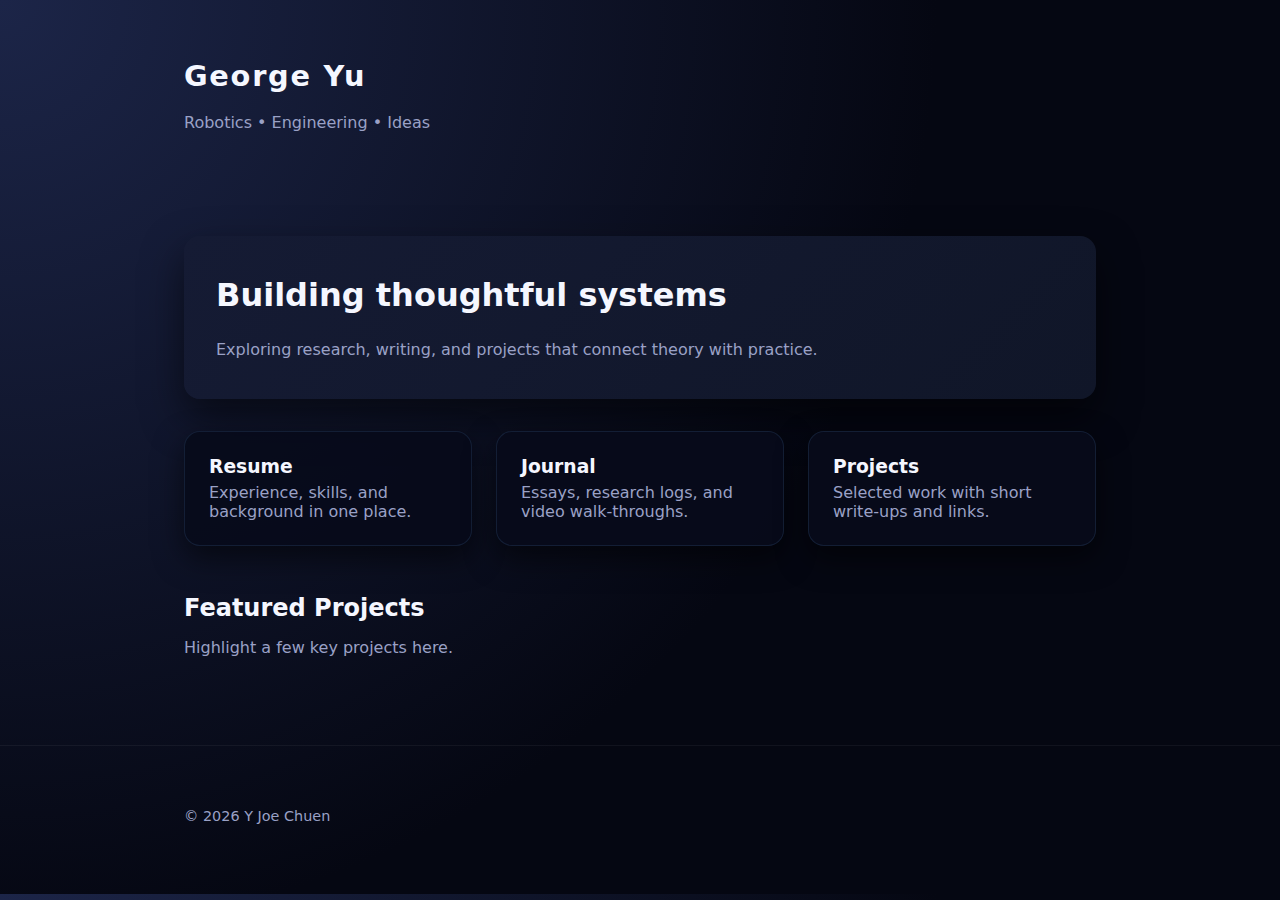
<file: index.html>
<!DOCTYPE html>
<html lang="en">
<head>
  <meta charset="UTF-8" />
  <title>George Yu | Portfolio</title>
  <meta name="viewport" content="width=device-width, initial-scale=1" />
  <link rel="stylesheet" href="assets/css/main.css" />
</head>
<body>
  <header class="site-header">
    <div class="container">
      <h1 class="site-title">George Yu</h1>
      <p class="site-tagline">Robotics • Engineering • Ideas</p>
    </div>
  </header>

  <main class="container">
    <section class="hero">
      <div class="hero-text">
        <h2>Building thoughtful systems</h2>
        <p>
          Exploring research, writing, and projects that connect theory with practice.
        </p>
      </div>
    </section>

    <section class="grid-links">
      <a href="resume.html" class="grid-card">
        <h3>Resume</h3>
        <p>Experience, skills, and background in one place.</p>
      </a>
      <a href="journal.html" class="grid-card">
        <h3>Journal</h3>
        <p>Essays, research logs, and video walk-throughs.</p>
      </a>
      <a href="#projects" class="grid-card">
        <h3>Projects</h3>
        <p>Selected work with short write-ups and links.</p>
      </a>
    </section>

    <section id="projects" class="projects-preview">
      <h2>Featured Projects</h2>
      <p>Highlight a few key projects here.</p>
    </section>
  </main>

  <footer class="site-footer">
    <div class="container">
      <p>&copy; <span id="year"></span> Y Joe Chuen</p>
    </div>
  </footer>

  <script src="assets/js/main.js"></script>
</body>
</html>
</file>
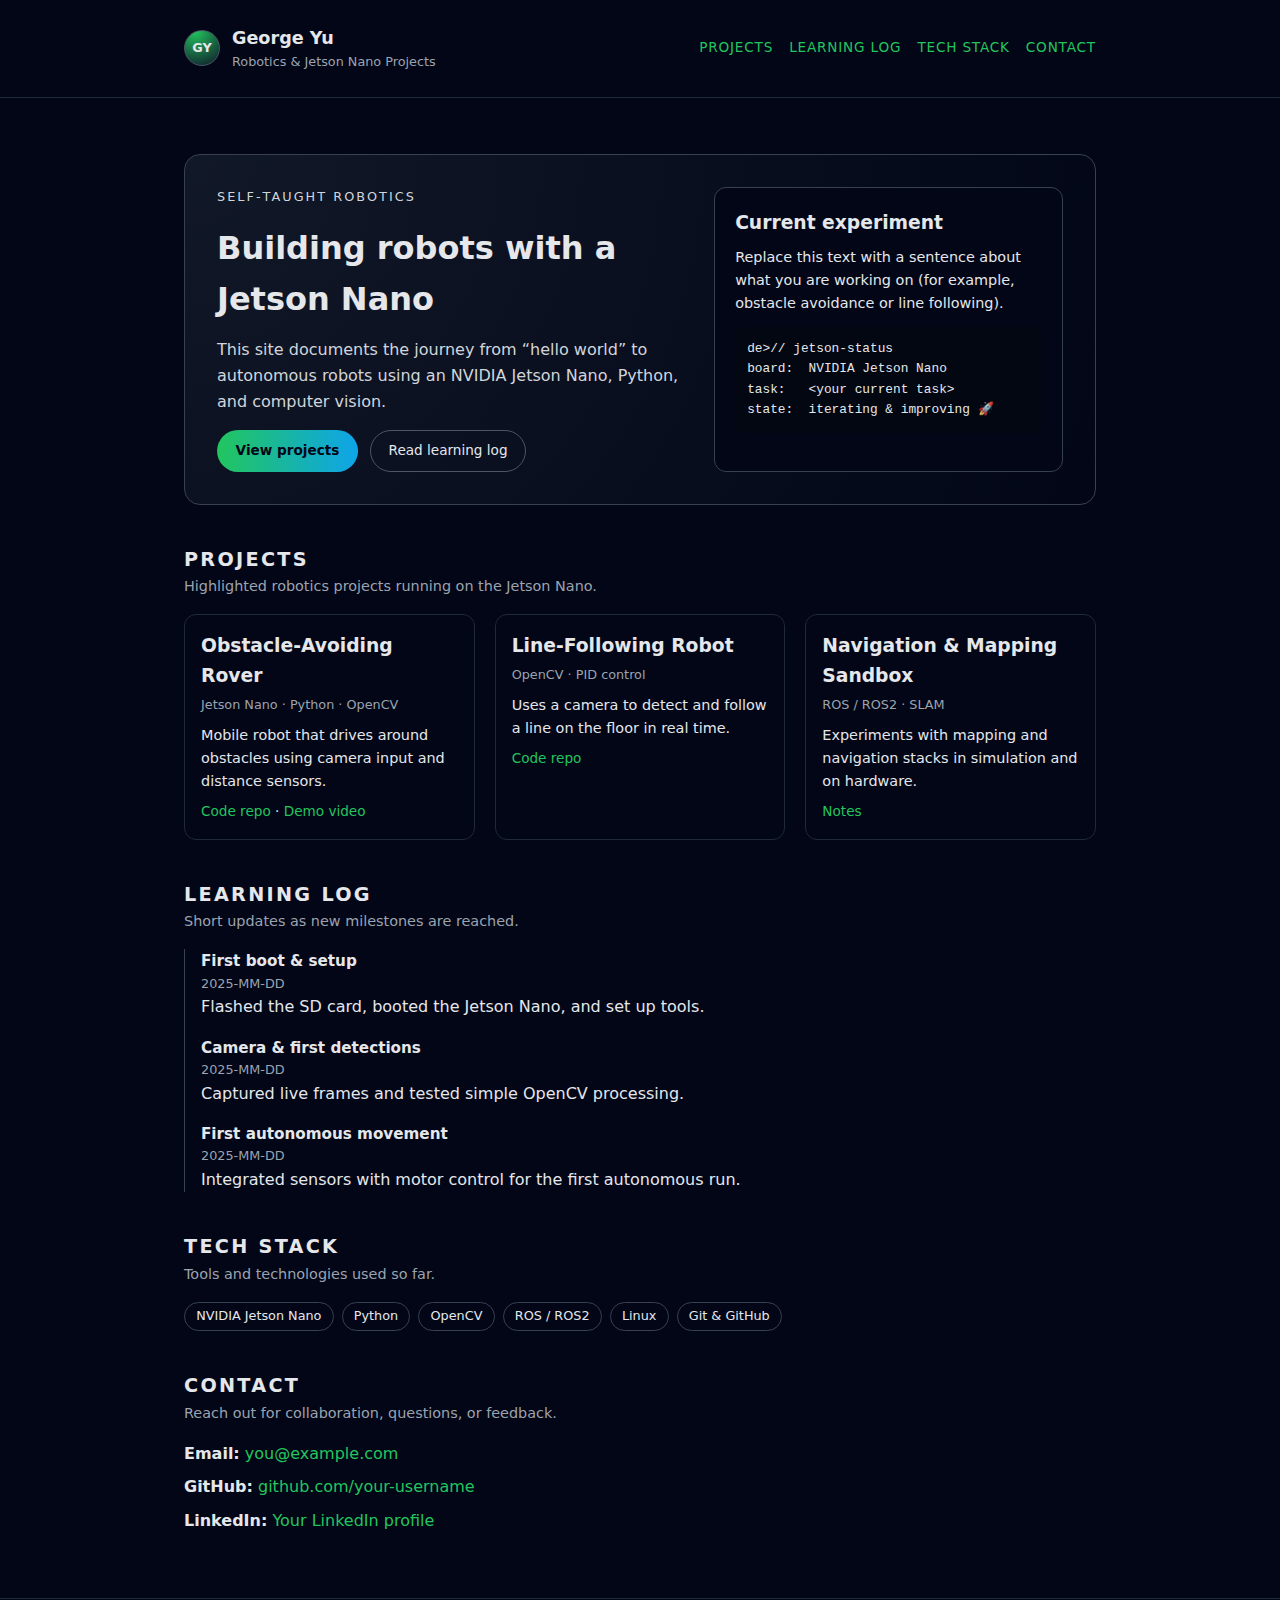
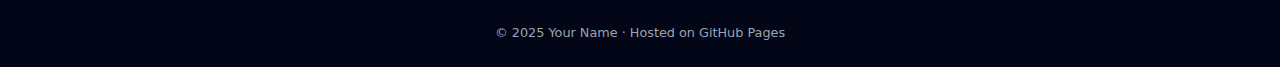
<file: docs/index.html>
<!DOCTYPE html>
<html lang="en">
<head>
  <meta charset="UTF-8" />
  <title>George Yu | Robotics Portfolio</title>
  <meta name="viewport" content="width=device-width, initial-scale=1" />
  <link rel="stylesheet" href="style.css" />
</head>
<body>
  <header class="site-header">
    <div class="container header-inner">
      <div class="brand">
        <div class="brand-logo">GY</div>
        <div>
          <h1>George Yu</h1>
          <p>Robotics &amp; Jetson Nano Projects</p>
        </div>
      </div>
      <nav class="nav">
        <a href="#projects">Projects</a>
        <a href="#log">Learning log</a>
        <a href="#stack">Tech stack</a>
        <a href="#contact">Contact</a>
      </nav>
    </div>
  </header>

  <main class="container">
    <section class="hero">
      <div class="hero-text">
        <p class="eyebrow">Self‑taught robotics</p>
        <h2>Building robots with a Jetson Nano</h2>
        <p>
          This site documents the journey from “hello world” to autonomous robots
          using an NVIDIA Jetson Nano, Python, and computer vision.
        </p>
        <div class="hero-actions">
          <a class="btn primary" href="#projects">View projects</a>
          <a class="btn outline" href="#log">Read learning log</a>
        </div>
      </div>
      <div class="hero-card">
        <h3>Current experiment</h3>
        <p>
          Replace this text with a sentence about what you are working on
          (for example, obstacle avoidance or line following).
        </p>
        <pre>de>// jetson-status
board:  NVIDIA Jetson Nano
task:   &lt;your current task&gt;
state:  iterating & improving 🚀</code></pre>
      </div>
    </section>

    <section id="projects">
      <header class="section-header">
        <h2>Projects</h2>
        <p>Highlighted robotics projects running on the Jetson Nano.</p>
      </header>

      <div class="grid">
        <article class="card">
          <h3>Obstacle‑Avoiding Rover</h3>
          <p class="meta">Jetson Nano · Python · OpenCV</p>
          <p>
            Mobile robot that drives around obstacles using camera input and
            distance sensors.
          </p>
          <p class="links">
            <a href="#" target="_blank" rel="noreferrer">Code repo</a>
            ·
            <a href="#" target="_blank" rel="noreferrer">Demo video</a>
          </p>
        </article>

        <article class="card">
          <h3>Line‑Following Robot</h3>
          <p class="meta">OpenCV · PID control</p>
          <p>
            Uses a camera to detect and follow a line on the floor in real time.
          </p>
          <p class="links">
            <a href="#" target="_blank" rel="noreferrer">Code repo</a>
          </p>
        </article>

        <article class="card">
          <h3>Navigation &amp; Mapping Sandbox</h3>
          <p class="meta">ROS / ROS2 · SLAM</p>
          <p>
            Experiments with mapping and navigation stacks in simulation and on
            hardware.
          </p>
          <p class="links">
            <a href="#" target="_blank" rel="noreferrer">Notes</a>
          </p>
        </article>
      </div>
    </section>

    <section id="log">
      <header class="section-header">
        <h2>Learning log</h2>
        <p>Short updates as new milestones are reached.</p>
      </header>

      <ul class="timeline">
        <li>
          <h3>First boot &amp; setup</h3>
          <p class="meta">2025‑MM‑DD</p>
          <p>Flashed the SD card, booted the Jetson Nano, and set up tools.</p>
        </li>
        <li>
          <h3>Camera &amp; first detections</h3>
          <p class="meta">2025‑MM‑DD</p>
          <p>Captured live frames and tested simple OpenCV processing.</p>
        </li>
        <li>
          <h3>First autonomous movement</h3>
          <p class="meta">2025‑MM‑DD</p>
          <p>Integrated sensors with motor control for the first autonomous run.</p>
        </li>
      </ul>
    </section>

    <section id="stack">
      <header class="section-header">
        <h2>Tech stack</h2>
        <p>Tools and technologies used so far.</p>
      </header>

      <ul class="tag-list">
        <li>NVIDIA Jetson Nano</li>
        <li>Python</li>
        <li>OpenCV</li>
        <li>ROS / ROS2</li>
        <li>Linux</li>
        <li>Git &amp; GitHub</li>
      </ul>
    </section>

    <section id="contact">
      <header class="section-header">
        <h2>Contact</h2>
        <p>Reach out for collaboration, questions, or feedback.</p>
      </header>

      <div class="contact">
        <p><strong>Email:</strong> <a href="mailto:you@example.com">you@example.com</a></p>
        <p><strong>GitHub:</strong> <a href="https://github.com/your-username" target="_blank" rel="noreferrer">github.com/your-username</a></p>
        <p><strong>LinkedIn:</strong> <a href="#" target="_blank" rel="noreferrer">Your LinkedIn profile</a></p>
      </div>
    </section>
  </main>

  <footer class="site-footer">
    <p>© 2025 Your Name · Hosted on GitHub Pages</p>
  </footer>
</body>
</html>
</file>
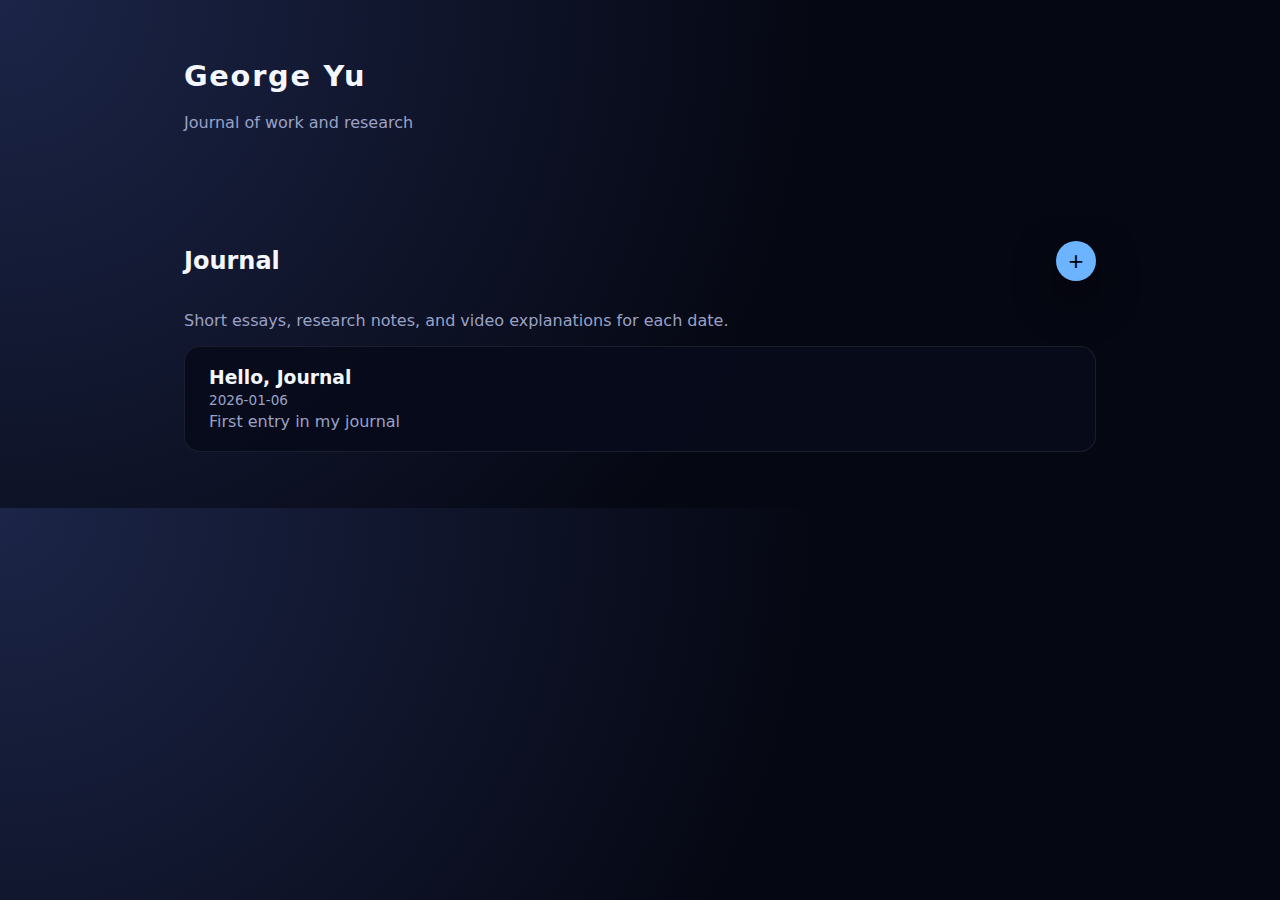
<file: journal.html>
<!DOCTYPE html>
<html lang="en">
<head>
  <meta charset="UTF-8" />
  <title>Journal | George Yu</title>
  <meta name="viewport" content="width=device-width, initial-scale=1" />
  <link rel="stylesheet" href="assets/css/main.css" />
</head>
<body>
  <header class="site-header">
    <div class="container">
      <a href="index.html" style="text-decoration:none;color:inherit;">
        <h1 class="site-title">George Yu</h1>
      </a>
      <p class="site-tagline">Journal of work and research</p>
    </div>
  </header>

  <main class="container">
    <div class="journal-header">
      <h2>Journal</h2>
      <button class="journal-add-btn" id="journal-add-btn" title="New entry">+</button>
    </div>
    <p style="color: var(--muted);">
      Short essays, research notes, and video explanations for each date.
    </p>

    <section id="journal-list" class="journal-list">
      <!-- JS will inject cards here -->
    </section>

    <section id="journal-form-section" class="journal-form" style="display:none;">
      <h3>Draft a new entry</h3>
      <form id="journal-form">
        <label for="journal-date">Date</label>
        <input type="date" id="journal-date" required />

        <label for="journal-title">Title</label>
        <input type="text" id="journal-title" placeholder="Entry title" required />

        <label for="journal-summary">Summary</label>
        <textarea id="journal-summary" rows="3" placeholder="Short summary for the list view"></textarea>

        <label for="journal-video-url">Video URL</label>
        <input
          type="text"
          id="journal-video-url"
          placeholder="assets/videos/my-entry.mp4 or https://s3.amazonaws.com/bucket/video.mp4"
        />
        <small>
          This site is static: for now, use paths under <code>assets/videos/</code>; later you can paste S3 URLs here.
        </small>

        <label for="journal-body">Body (Markdown or text)</label>
        <textarea id="journal-body" rows="8" placeholder="Write your essay, links, etc."></textarea>

        <button type="submit">Generate post snippets</button>
      </form>
      <small>
        Submitting will not save to GitHub automatically. It generates JSON and HTML snippets for
        <code>journal/posts.json</code> and <code>journal/posts/&lt;slug&gt;.html</code>.
      </small>
      <pre id="journal-output" style="margin-top:1rem;font-size:0.8rem;white-space:pre-wrap;"></pre>
    </section>
  </main>

  <script src="assets/js/journal.js"></script>
</body>
</html>
</file>
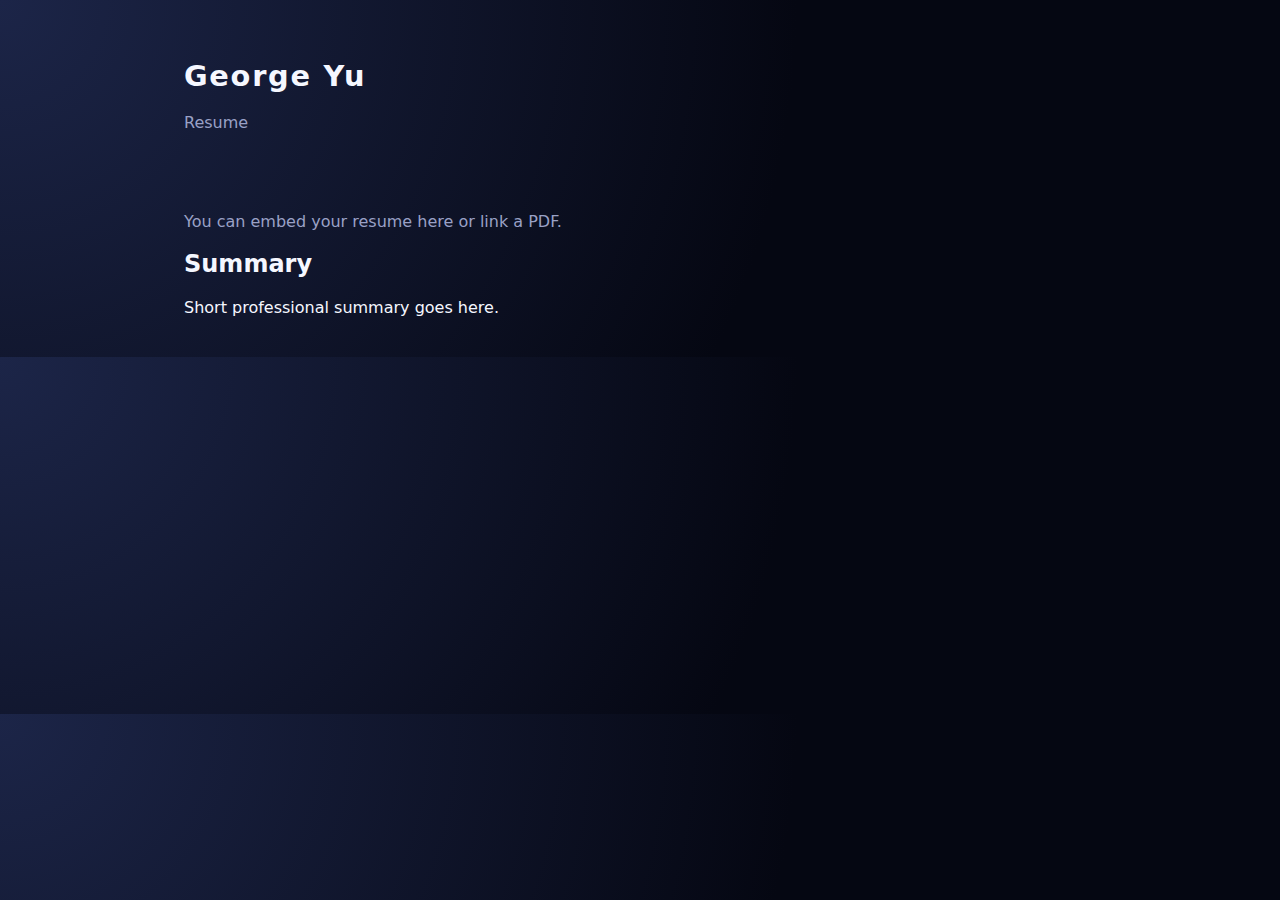
<file: resume.html>
<!DOCTYPE html>
<html lang="en">
<head>
  <meta charset="UTF-8" />
  <title>Resume | George Yu</title>
  <meta name="viewport" content="width=device-width, initial-scale=1" />
  <link rel="stylesheet" href="assets/css/main.css" />
</head>
<body>
  <header class="site-header">
    <div class="container">
      <a href="index.html" style="text-decoration:none;color:inherit;">
        <h1 class="site-title">George Yu</h1>
      </a>
      <p class="site-tagline">Resume</p>
    </div>
  </header>

  <main class="container">
    <section>
      <p style="color:var(--muted);">
        You can embed your resume here or link a PDF.
      </p>
      <!-- Replace this with real content or an embedded PDF later -->
      <h2>Summary</h2>
      <p>Short professional summary goes here.</p>
    </section>
  </main>
</body>
</html>
</file>
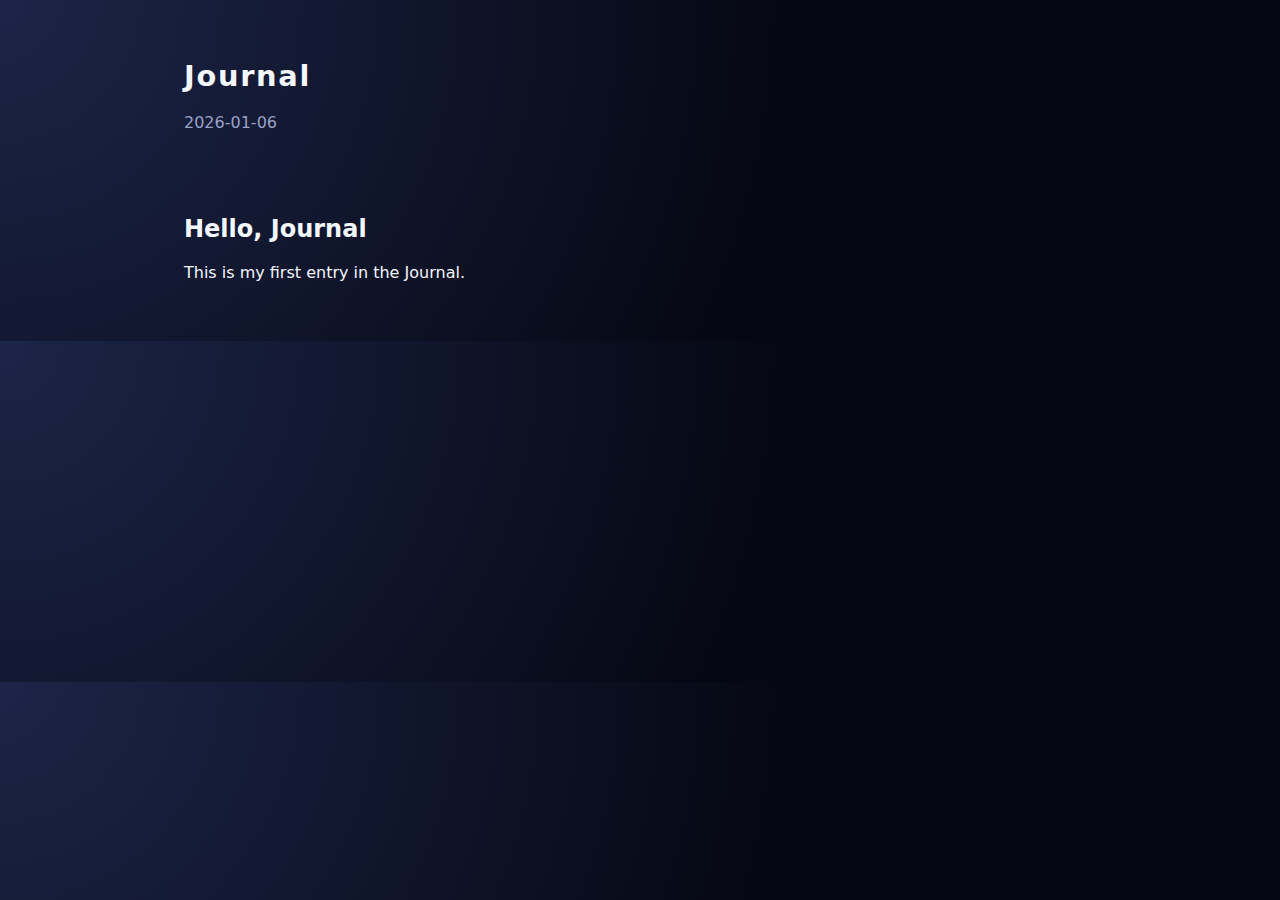
<file: journal/posts/2026-01-06-hello-journal.html>
<!DOCTYPE html>
<html lang="en">
<head>
  <meta charset="UTF-8" />
  <title>Hello, Journal | Journal</title>
  <meta name="viewport" content="width=device-width, initial-scale=1" />
  <link rel="stylesheet" href="../../assets/css/main.css" />
</head>
<body>
  <header class="site-header">
    <div class="container">
      <a href="../../journal.html" style="text-decoration:none;color:inherit;">
        <h1 class="site-title">Journal</h1>
      </a>
      <p class="site-tagline">2026-01-06</p>
    </div>
  </header>
  <main class="container">
    <article>
      <h2>Hello, Journal</h2>
      <section>
        <pre style="white-space:pre-wrap;font-family:inherit;">
This is my first entry in the Journal.
        </pre>
      </section>
    </article>
  </main>
</body>
</html>
</file>
<file: assets/css/main.css>
:root {
  --bg: #0b1020;
  --card-bg: #13182b;
  --accent: #6cb4ff;
  --text: #f5f7ff;
  --muted: #9aa1c6;
  --radius: 16px;
  --shadow-soft: 0 18px 40px rgba(0, 0, 0, 0.55);
  --font-sans: system-ui, -apple-system, BlinkMacSystemFont, "SF Pro Text", sans-serif;
}

*,
*::before,
*::after {
  box-sizing: border-box;
}

body {
  margin: 0;
  font-family: var(--font-sans);
  background: radial-gradient(circle at top left, #1c2548 0, #050712 60%);
  color: var(--text);
  -webkit-font-smoothing: antialiased;
}

.container {
  max-width: 960px;
  margin: 0 auto;
  padding: 1.5rem;
}

.site-header {
  padding-top: 1rem;
}

.site-title {
  font-size: 1.8rem;
  letter-spacing: 0.06em;
}

.site-tagline {
  color: var(--muted);
  margin-top: 0.25rem;
}

.hero {
  margin: 2.5rem 0 2rem;
  padding: 2.5rem 2rem;
  border-radius: var(--radius);
  background: linear-gradient(135deg, #151b34, #101628);
  box-shadow: var(--shadow-soft);
}

.hero h2 {
  margin-top: 0;
  font-size: 2rem;
}

.hero p {
  margin-bottom: 0;
  color: var(--muted);
}

.grid-links {
  display: grid;
  grid-template-columns: repeat(auto-fit, minmax(220px, 1fr));
  gap: 1.5rem;
  margin-bottom: 3rem;
}

.grid-card {
  display: block;
  padding: 1.5rem;
  border-radius: var(--radius);
  background: rgba(7, 11, 26, 0.95);
  text-decoration: none;
  color: inherit;
  box-shadow: 0 12px 30px rgba(0, 0, 0, 0.55);
  border: 1px solid rgba(108, 180, 255, 0.12);
  transition: transform 140ms ease, box-shadow 140ms ease, border-color 140ms ease;
}

.grid-card:hover {
  transform: translateY(-4px);
  box-shadow: 0 18px 45px rgba(0, 0, 0, 0.7);
  border-color: rgba(108, 180, 255, 0.5);
}

.grid-card h3 {
  margin-top: 0;
  margin-bottom: 0.35rem;
}

.grid-card p {
  margin: 0;
  color: var(--muted);
}

.projects-preview h2 {
  margin-bottom: 0.5rem;
}

.projects-preview p {
  color: var(--muted);
}

.site-footer {
  border-top: 1px solid rgba(255, 255, 255, 0.05);
  margin-top: 3rem;
  padding: 1.5rem 0 2rem;
  font-size: 0.9rem;
  color: var(--muted);
}

/* Journal-specific styles */
.journal-header {
  display: flex;
  align-items: center;
  justify-content: space-between;
  margin: 2rem 0 1rem;
}

.journal-add-btn {
  width: 40px;
  height: 40px;
  border-radius: 999px;
  border: none;
  background: var(--accent);
  color: #02030b;
  font-size: 1.6rem;
  line-height: 1;
  cursor: pointer;
  display: inline-flex;
  align-items: center;
  justify-content: center;
  box-shadow: var(--shadow-soft);
}

.journal-list {
  display: flex;
  flex-direction: column;
  gap: 1rem;
  margin-bottom: 2rem;
}

.journal-card {
  padding: 1.25rem 1.5rem;
  border-radius: var(--radius);
  background: rgba(7, 11, 26, 0.95);
  border: 1px solid rgba(255, 255, 255, 0.08);
  display: flex;
  justify-content: space-between;
  align-items: center;
  cursor: pointer;
}

.journal-card-meta {
  color: var(--muted);
  font-size: 0.85rem;
}

.journal-form {
  margin-top: 1.5rem;
  padding: 1.5rem;
  border-radius: var(--radius);
  background: rgba(2, 4, 16, 0.9);
  border: 1px solid rgba(108, 180, 255, 0.3);
}

.journal-form label {
  display: block;
  font-size: 0.9rem;
  margin-bottom: 0.25rem;
}

.journal-form input,
.journal-form textarea {
  width: 100%;
  padding: 0.5rem 0.6rem;
  margin-bottom: 0.75rem;
  border-radius: 8px;
  border: 1px solid rgba(255, 255, 255, 0.15);
  background: rgba(3, 6, 20, 0.9);
  color: var(--text);
  font-family: inherit;
}

.journal-form small {
  display: block;
  color: var(--muted);
  margin-bottom: 0.75rem;
  font-size: 0.78rem;
}

.journal-form button[type="submit"] {
  border-radius: 999px;
  padding: 0.55rem 1.4rem;
  border: none;
  background: var(--accent);
  color: #02030b;
  font-weight: 600;
  cursor: pointer;
}
</file>
<file: docs/style.css>
/* Basic layout */
* {
  box-sizing: border-box;
  margin: 0;
  padding: 0;
}

body {
  font-family: system-ui, -apple-system, BlinkMacSystemFont, "Segoe UI", sans-serif;
  background: #020617;
  color: #e5e7eb;
  line-height: 1.6;
}

a {
  color: #22c55e;
  text-decoration: none;
}

a:hover {
  text-decoration: underline;
}

.container {
  max-width: 960px;
  margin: 0 auto;
  padding: 1.5rem;
}

/* Header */
.site-header {
  border-bottom: 1px solid #1f2937;
  background: #020617;
  position: sticky;
  top: 0;
  z-index: 10;
}

.header-inner {
  display: flex;
  align-items: center;
  justify-content: space-between;
  gap: 1.5rem;
}

.brand {
  display: flex;
  align-items: center;
  gap: 0.75rem;
}

.brand-logo {
  width: 36px;
  height: 36px;
  border-radius: 999px;
  background: radial-gradient(circle at 30% 0, #22c55e, #0f172a);
  border: 1px solid #4b5563;
  display: flex;
  align-items: center;
  justify-content: center;
  font-size: 0.8rem;
  font-weight: 600;
}

.brand h1 {
  font-size: 1.1rem;
}

.brand p {
  font-size: 0.8rem;
  color: #9ca3af;
}

.nav {
  display: flex;
  flex-wrap: wrap;
  gap: 1rem;
  font-size: 0.85rem;
}

.nav a {
  letter-spacing: 0.06em;
  text-transform: uppercase;
}

/* Hero */
.hero {
  display: grid;
  grid-template-columns: minmax(0, 2fr) minmax(0, 1.5fr);
  gap: 2rem;
  margin: 2rem 0;
  padding: 2rem;
  border-radius: 16px;
  background: radial-gradient(circle at top left, #111827, #020617);
  border: 1px solid #374151;
}

.hero-text h2 {
  font-size: clamp(1.8rem, 2.5vw, 2.2rem);
  margin-bottom: 0.75rem;
}

.hero-text p {
  margin-bottom: 1rem;
  color: #d1d5db;
}

.eyebrow {
  text-transform: uppercase;
  letter-spacing: 0.16em;
  font-size: 0.8rem;
  color: #9ca3af;
  margin-bottom: 0.5rem;
}

.hero-actions {
  display: flex;
  flex-wrap: wrap;
  gap: 0.75rem;
  margin-top: 0.5rem;
}

/* Buttons */
.btn {
  display: inline-flex;
  align-items: center;
  justify-content: center;
  padding: 0.55rem 1.1rem;
  border-radius: 999px;
  font-size: 0.85rem;
  border: 1px solid transparent;
  cursor: pointer;
}

.btn.primary {
  background: linear-gradient(to right, #22c55e, #0ea5e9);
  color: #020617;
  font-weight: 600;
}

.btn.outline {
  background: transparent;
  border-color: #4b5563;
  color: #e5e7eb;
}

/* Hero card */
.hero-card {
  background: #020617;
  border-radius: 12px;
  border: 1px solid #374151;
  padding: 1.25rem;
}

.hero-card h3 {
  margin-bottom: 0.5rem;
}

.hero-card p {
  margin-bottom: 0.75rem;
  font-size: 0.9rem;
}

.hero-card pre {
  background: #030712;
  border-radius: 8px;
  padding: 0.75rem;
  font-size: 0.8rem;
  overflow-x: auto;
}

/* Sections */
section {
  margin: 2.5rem 0;
}

.section-header {
  margin-bottom: 1rem;
}

.section-header h2 {
  font-size: 1.2rem;
  text-transform: uppercase;
  letter-spacing: 0.12em;
}

.section-header p {
  font-size: 0.9rem;
  color: #9ca3af;
}

/* Projects grid */
.grid {
  display: grid;
  gap: 1.25rem;
  grid-template-columns: repeat(auto-fit, minmax(260px, 1fr));
}

.card {
  background: #020617;
  border-radius: 12px;
  border: 1px solid #1f2937;
  padding: 1rem;
}

.card h3 {
  margin-bottom: 0.25rem;
}

.card .meta {
  font-size: 0.8rem;
  color: #9ca3af;
  margin-bottom: 0.5rem;
}

.card p {
  font-size: 0.9rem;
}

.card .links {
  margin-top: 0.5rem;
  font-size: 0.85rem;
}

/* Timeline */
.timeline {
  list-style: none;
  border-left: 1px solid #374151;
  padding-left: 1rem;
}

.timeline li {
  margin-bottom: 1rem;
}

.timeline h3 {
  font-size: 0.95rem;
}

.timeline .meta {
  font-size: 0.8rem;
  color: #9ca3af;
}

/* Tags */
.tag-list {
  list-style: none;
  display: flex;
  flex-wrap: wrap;
  gap: 0.5rem;
}

.tag-list li {
  font-size: 0.8rem;
  padding: 0.2rem 0.7rem;
  border-radius: 999px;
  border: 1px solid #374151;
}

/* Contact */
.contact p {
  margin-bottom: 0.5rem;
}

/* Footer */
.site-footer {
  border-top: 1px solid #1f2937;
  padding: 1.5rem;
  font-size: 0.8rem;
  color: #9ca3af;
  text-align: center;
}

/* Fix anchor link offset for sticky header */
html {
  scroll-padding-top: 80px; /* Adjust if your header height changes */
}

section[id] {
  scroll-margin-top: 80px;
}

/* Responsive */
@media (max-width: 800px) {
  .header-inner {
    flex-direction: column;
    align-items: flex-start;
  }

  .hero {
    grid-template-columns: 1fr;
  }
}
</file>
